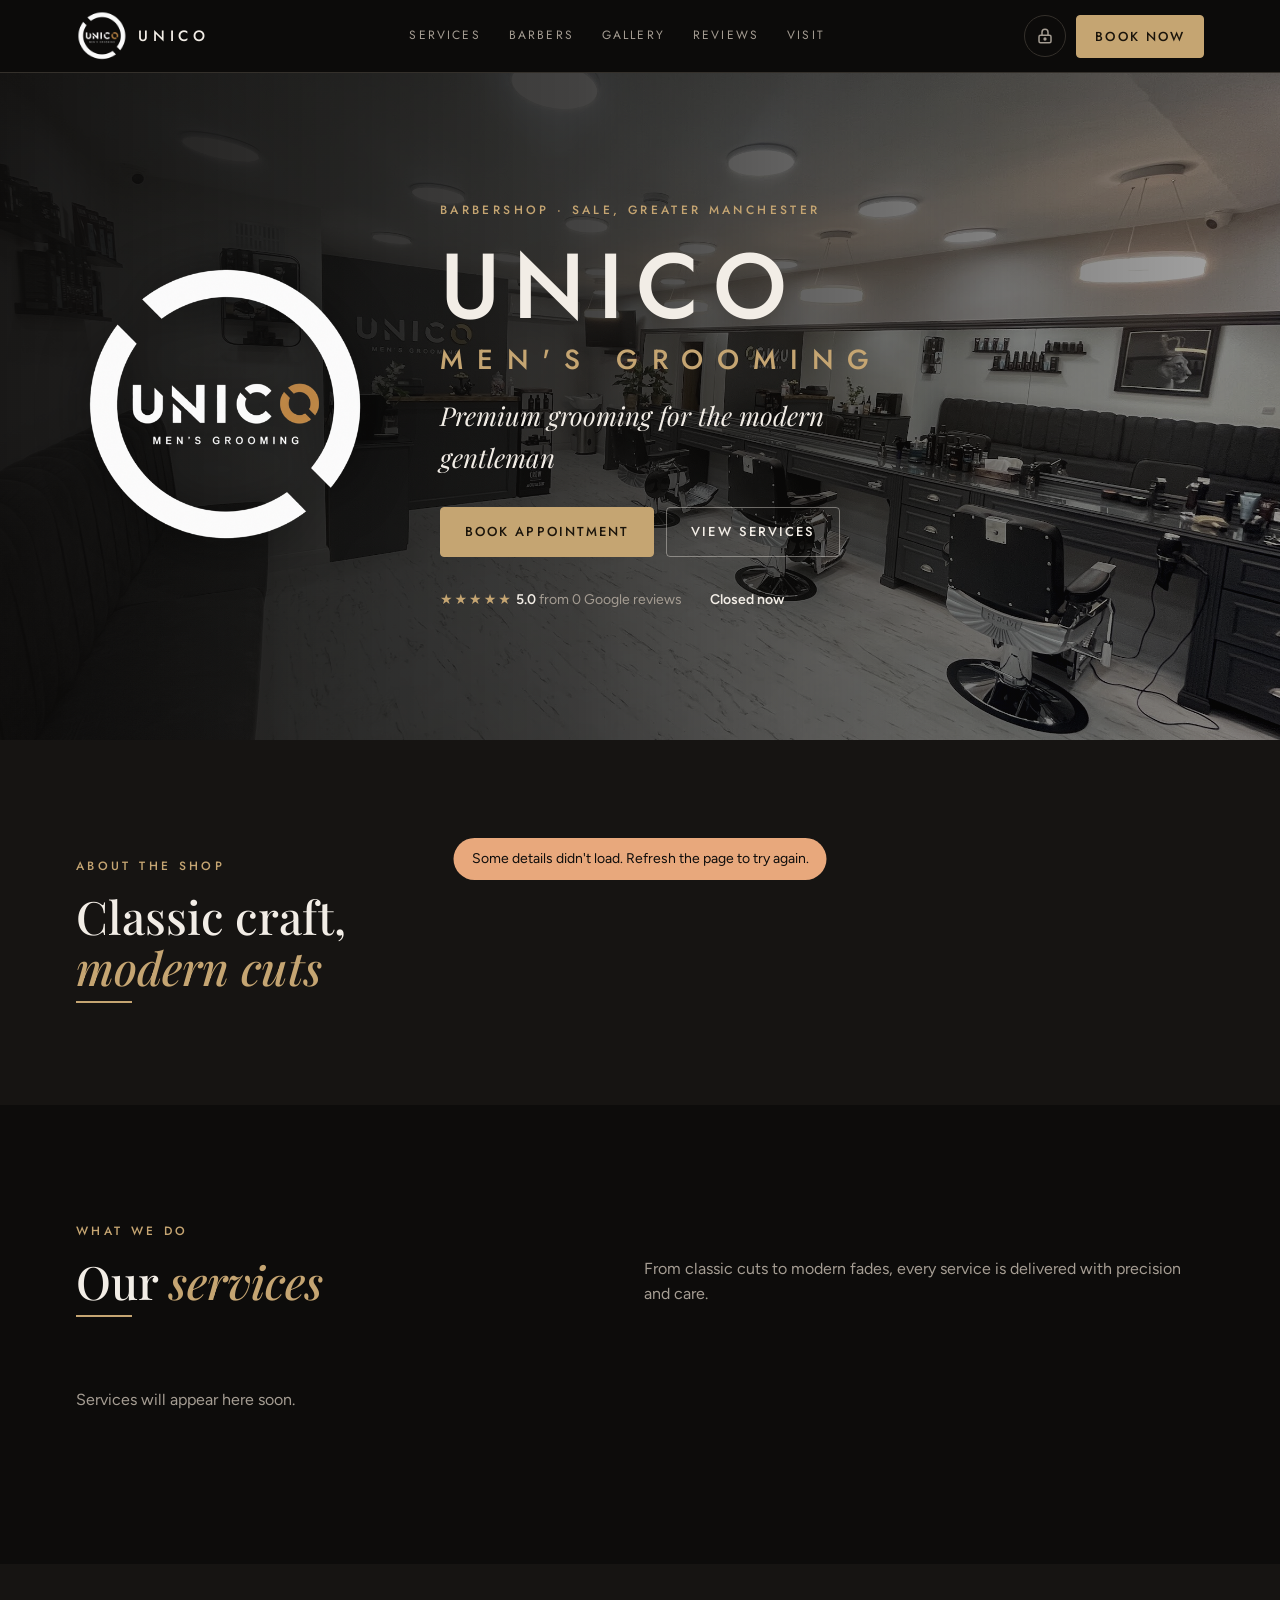
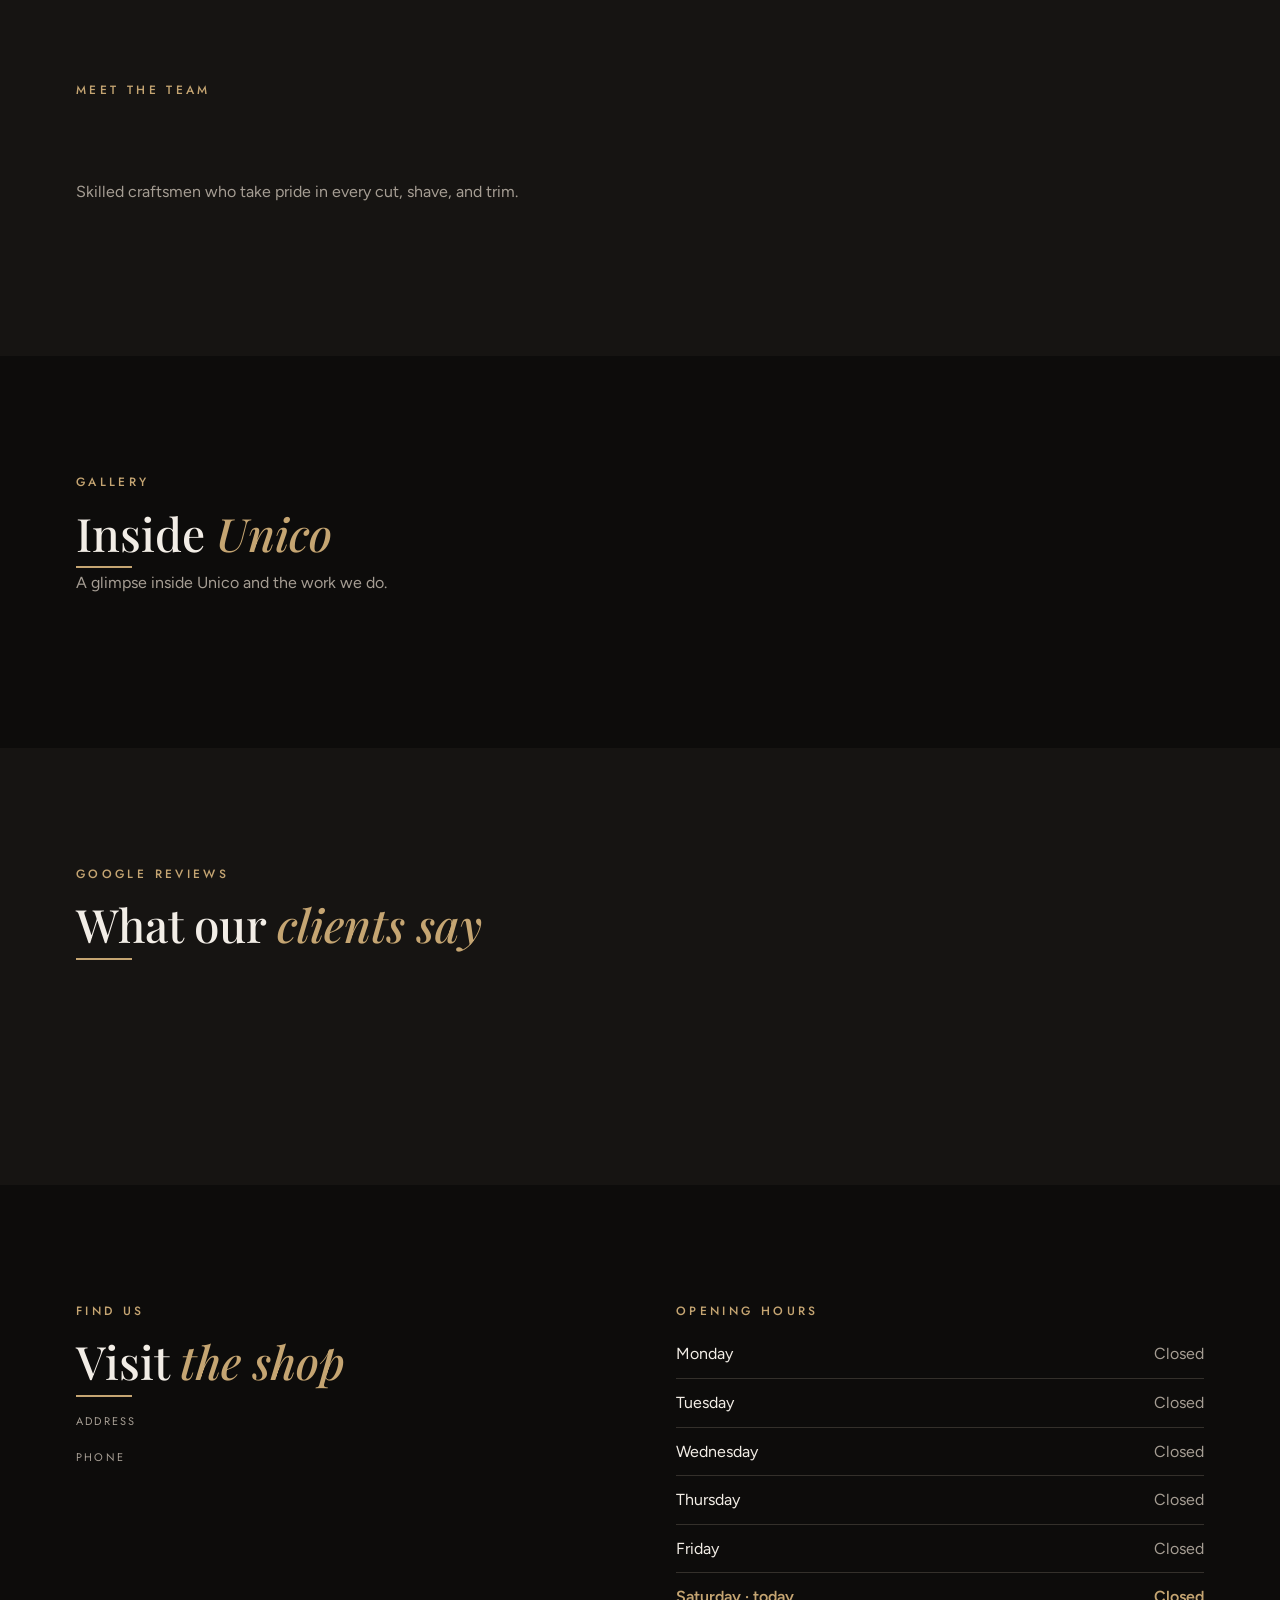
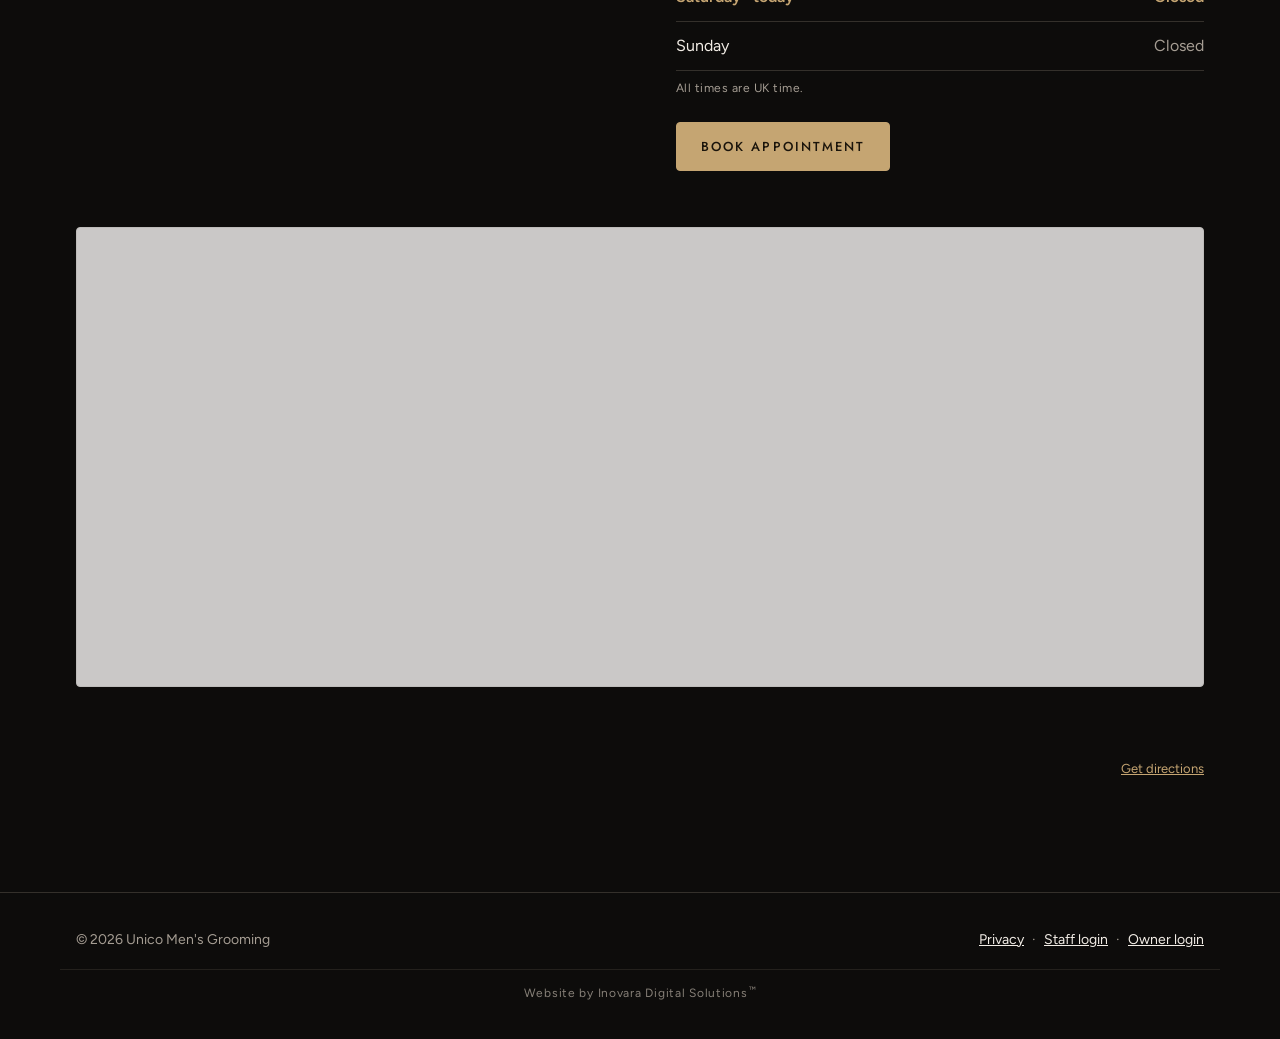
<file: index.html>
<!doctype html>
<html lang="en-GB">
<head>
<meta charset="utf-8">
<meta name="viewport" content="width=device-width, initial-scale=1, viewport-fit=cover">
<title>Unico Men's Grooming | Barbershop in Sale</title>
<meta name="description" content="Unico Men's Grooming, Sale's premier barbershop. Precision cuts, traditional wet shaves and expert beard care. Book online.">
<link rel="icon" type="image/png" href="img/favicon.png">
<link rel="preconnect" href="https://fonts.googleapis.com">
<link rel="preconnect" href="https://fonts.gstatic.com" crossorigin>
<link rel="stylesheet" href="https://fonts.googleapis.com/css2?family=Jost:wght@400;500;600&family=Playfair+Display:ital,wght@0,500;0,600;1,500&family=Figtree:wght@400;500;600&display=swap">
<link rel="stylesheet" href="css/style.css">
<link rel="stylesheet" href="css/animations.css">
</head>
<body>
<header class="top">
  <div class="wrap">
    <a class="brand" href="#home" aria-label="Home"><img src="img/logo.png" alt=""><span>UNICO</span></a>
    <nav class="links" aria-label="Sections">
      <a href="#services">Services</a><a href="#team">Barbers</a><a href="#gallery">Gallery</a><a href="#reviews">Reviews</a><a href="#visit">Visit</a>
    </nav>
    <div class="head-actions">
      <a class="lock" href="admin.html" title="Owner and staff login" aria-label="Owner and staff login">
        <svg viewBox="0 0 24 24" width="18" height="18" fill="none" stroke="currentColor" stroke-width="2" stroke-linecap="round" stroke-linejoin="round" aria-hidden="true"><rect x="4" y="11" width="16" height="10" rx="2"/><path d="M8 11V7a4 4 0 0 1 8 0v4"/><circle cx="12" cy="16" r="1.2" fill="currentColor"/></svg>
      </a>
      <button class="btn" data-book>Book now</button>
    </div>
  </div>
</header>

<main id="home">
  <section class="hero">
    <img class="bg" id="heroImg" alt="Inside the shop">
    <div class="wrap">
      <img class="hero-logo" src="img/logo.png" alt="Unico Men's Grooming logo">
      <div class="hero-text">
        <span class="eyebrow" id="heroEyebrow">Barbershop · Sale, Greater Manchester</span>
        <h1 id="heroName">Unico<small>Men's Grooming</small></h1>
        <p class="tag" id="tagline">Premium grooming for the modern gentleman</p>
        <div class="cta">
          <button class="btn" data-book>Book appointment</button>
          <a class="btn ghost" href="#services">View services</a>
        </div>
        <div class="facts">
          <span id="rating"></span>
          <span id="openNow"></span>
        </div>
      </div>
    </div>
  </section>

  <section class="about">
    <div class="wrap">
      <div>
        <span class="eyebrow">About the shop</span>
        <h2 class="h2" style="margin-top:14px">Classic craft, <em>modern cuts</em></h2>
      </div>
      <p class="body" id="about"></p>
    </div>
  </section>

  <section id="services">
    <div class="wrap">
      <div class="svc-head">
        <div>
          <span class="eyebrow">What we do</span>
          <h2 class="h2" style="margin-top:14px">Our <em>services</em></h2>
        </div>
        <p class="lede">From classic cuts to modern fades, every service is delivered with precision and care.</p>
      </div>
      <div class="board" id="board"><p class="loading-veil">Loading services…</p></div>
    </div>
  </section>

  <section class="team" id="team">
    <div class="wrap">
      <span class="eyebrow">Meet the team</span>
      <h2 class="h2" style="margin-top:14px">Our <em>barbers</em></h2>
      <p class="lede" style="margin-top:12px">Skilled craftsmen who take pride in every cut, shave, and trim.</p>
      <div class="team-grid" id="teamGrid"></div>
    </div>
  </section>

  <section id="gallery">
    <div class="wrap">
      <span class="eyebrow">Gallery</span>
      <h2 class="h2" style="margin-top:14px">Inside <em>Unico</em></h2>
      <p class="lede" style="margin-top:12px">A glimpse inside Unico and the work we do.</p>
      <div class="gal" id="gal"></div>
    </div>
  </section>

  <section class="reviews" id="reviews">
    <div class="wrap">
      <span class="eyebrow">Google reviews</span>
      <h2 class="h2" style="margin-top:14px">What our <em>clients say</em></h2>
      <div class="rev-grid" id="revs"></div>
      <div id="revLink" style="margin-top:32px"></div>
    </div>
  </section>

  <section class="visit" id="visit">
    <div class="wrap">
      <div>
        <span class="eyebrow">Find us</span>
        <h2 class="h2" style="margin-top:14px">Visit <em>the shop</em></h2>
        <div class="contact">
          <div><div class="k">Address</div><div class="v" id="addr"></div></div>
          <div><div class="k">Phone</div><a class="v" id="phone" href="#"></a></div>
          <div id="socials"></div>
        </div>
      </div>
      <div>
        <span class="eyebrow">Opening hours</span>
        <table class="hours" id="hours"></table>
        <p class="tz" style="margin-top:8px">All times are UK time.</p>
        <div style="margin-top:24px"><button class="btn" data-book>Book appointment</button></div>
      </div>
    </div>
    <div class="wrap map-wrap">
      <iframe class="map-frame" id="map" title="Map showing the shop's location" loading="lazy" referrerpolicy="no-referrer-when-downgrade"></iframe>
      <div class="map-bar">
        <span id="mapCaption"></span>
        <a class="link" id="directions" target="_blank" rel="noopener">Get directions</a>
      </div>
    </div>
  </section>
</main>

<footer>
  <div class="wrap">
    <span>© <span id="yr"></span> <span id="footName">Unico Men's Grooming</span></span>
    <span class="made"><a href="privacy.html">Privacy</a> · <a href="staff.html">Staff login</a> · <a href="admin.html">Owner login</a></span>
  </div>
  <div class="wrap credit-wrap">
    <p class="credit">Website by Inovara Digital Solutions<sup>™</sup></p>
  </div>
</footer>

<div class="sheet" id="sheet" hidden role="dialog" aria-modal="true" aria-labelledby="sheetTitle">
  <div class="panel">
    <div class="hd"><h2 id="sheetTitle">Book your appointment</h2><button class="x" id="closeSheet" aria-label="Close">✕</button></div>
    <div class="steps" id="steps" aria-hidden="true"></div>
    <div class="body-s" id="sbody"></div>
    <div class="ft" id="sfoot"></div>
  </div>
</div>
<div class="lightbox" id="lb" hidden><figure style="margin:0"><img id="lbImg" alt=""><p id="lbCap"></p></figure><button class="x" id="lbClose" aria-label="Close photo">✕</button></div>

<script type="module" src="js/site.js"></script>
<script defer src="js/animate.js"></script>
</body>
</html>
</file>
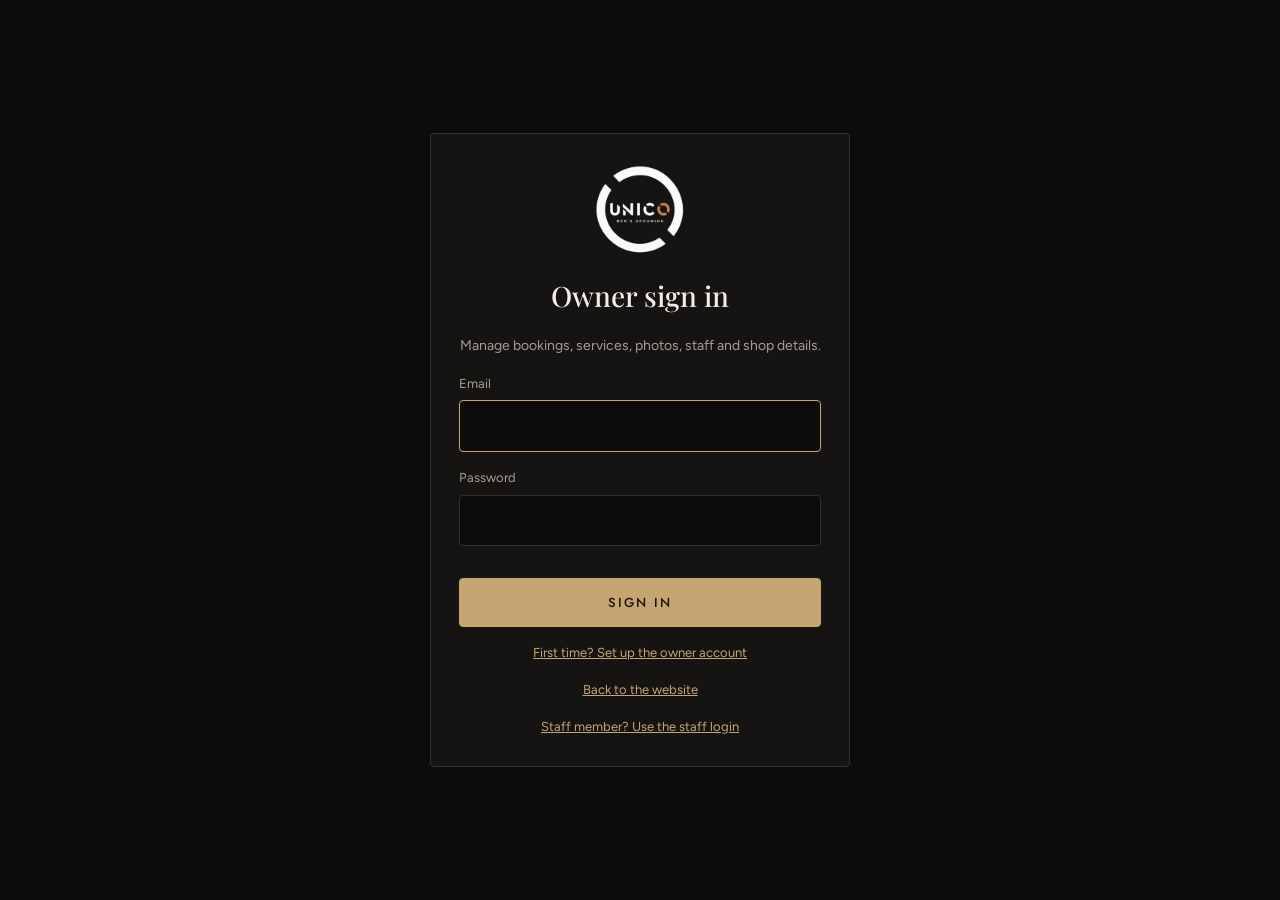
<file: admin.html>
<!doctype html>
<html lang="en-GB">
<head>
<meta charset="utf-8">
<meta name="viewport" content="width=device-width, initial-scale=1">
<meta name="robots" content="noindex">
<title>Owner admin | Unico Men's Grooming</title>
<link rel="icon" type="image/png" href="img/favicon.png">
<link rel="preconnect" href="https://fonts.googleapis.com">
<link rel="preconnect" href="https://fonts.gstatic.com" crossorigin>
<link rel="stylesheet" href="https://fonts.googleapis.com/css2?family=Jost:wght@400;500;600&family=Playfair+Display:ital,wght@0,500;0,600;1,500&family=Figtree:wght@400;500;600&display=swap">
<link rel="stylesheet" href="css/style.css">
</head>
<body data-mode="owner">
<div id="app"><p class="loading-veil" style="text-align:center">Loading…</p></div>
<script type="module" src="js/admin.js"></script>
</body>
</html>
</file>
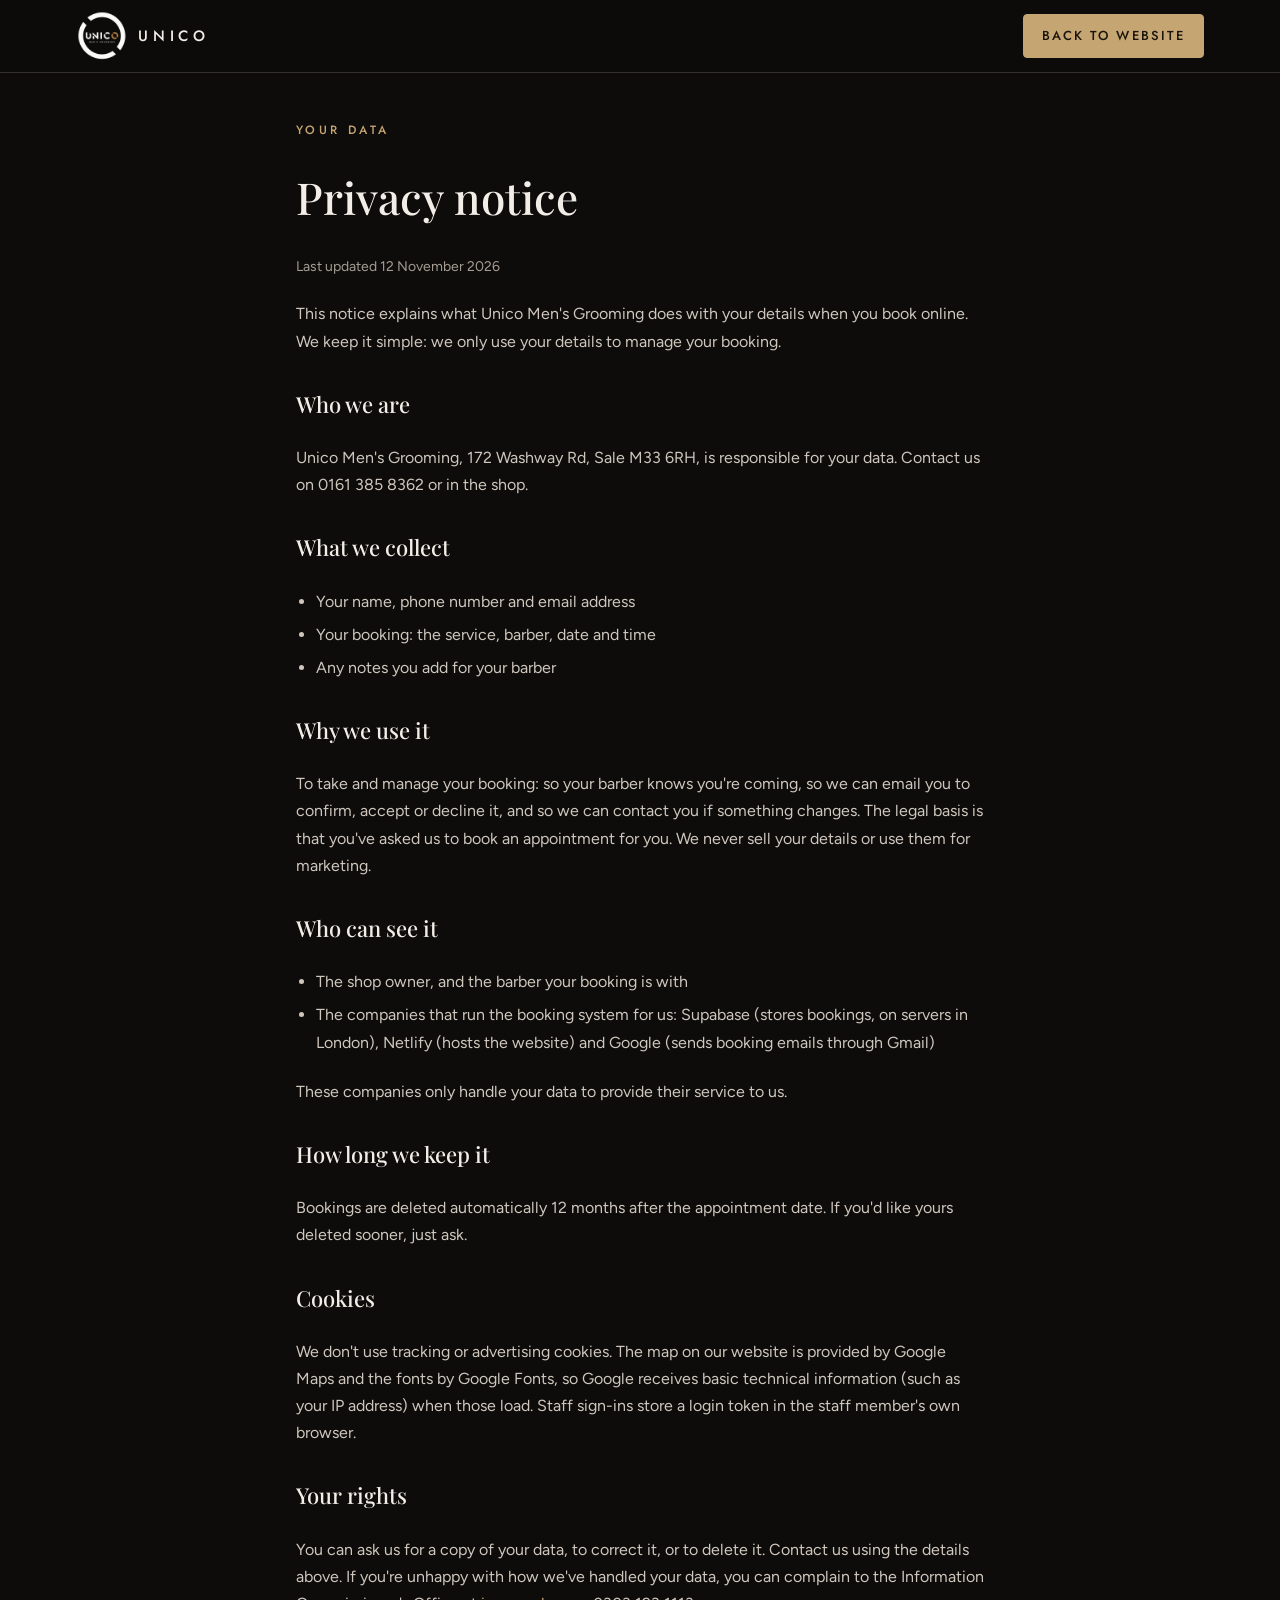
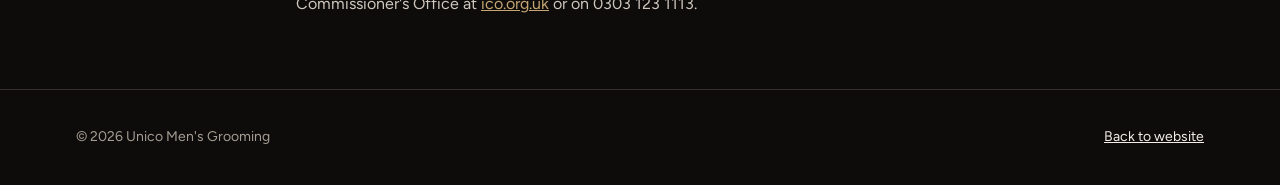
<file: privacy.html>
<!doctype html>
<html lang="en-GB">
<head>
<meta charset="utf-8">
<meta name="viewport" content="width=device-width, initial-scale=1, viewport-fit=cover">
<title>Privacy notice | Unico Men's Grooming</title>
<meta name="description" content="How Unico Men's Grooming uses your details when you book online.">
<link rel="icon" type="image/png" href="img/favicon.png">
<link rel="preconnect" href="https://fonts.googleapis.com">
<link rel="preconnect" href="https://fonts.gstatic.com" crossorigin>
<link rel="stylesheet" href="https://fonts.googleapis.com/css2?family=Jost:wght@400;500;600&family=Playfair+Display:ital,wght@0,500;0,600;1,500&family=Figtree:wght@400;500;600&display=swap">
<link rel="stylesheet" href="css/style.css">
<style>
  .doc{max-width:720px;margin:0 auto;padding-block:48px 72px;display:grid;gap:22px}
  .doc h1{font-family:var(--f-serif);font-size:clamp(32px,5vw,44px)}
  .doc h2{font-family:var(--f-serif);font-size:22px;margin-top:10px}
  .doc p,.doc li{color:#cfc7bd;line-height:1.7}
  .doc ul{margin:0;padding-left:20px;display:grid;gap:6px}
  .doc .updated{color:var(--muted);font-size:14px}
  .doc a{color:var(--brass)}
</style>
</head>
<body>
<header class="top">
  <div class="wrap">
    <a class="brand" href="index.html" aria-label="Home"><img src="img/logo.png" alt=""><span>UNICO</span></a>
    <a class="btn" href="index.html">Back to website</a>
  </div>
</header>

<main class="wrap doc">
  <span class="eyebrow">Your data</span>
  <h1>Privacy notice</h1>
  <p class="updated">Last updated 12 November 2026</p>

  <p>This notice explains what <span data-shop="name">Unico Men's Grooming</span> does with your details when you book online. We keep it simple: we only use your details to manage your booking.</p>

  <h2>Who we are</h2>
  <p><span data-shop="name">Unico Men's Grooming</span>, <span data-shop="address">172 Washway Rd, Sale M33 6RH</span>, is responsible for your data. Contact us on <span data-shop="phone">0161 385 8362</span> or in the shop.</p>

  <h2>What we collect</h2>
  <ul>
    <li>Your name, phone number and email address</li>
    <li>Your booking: the service, barber, date and time</li>
    <li>Any notes you add for your barber</li>
  </ul>

  <h2>Why we use it</h2>
  <p>To take and manage your booking: so your barber knows you're coming, so we can email you to confirm, accept or decline it, and so we can contact you if something changes. The legal basis is that you've asked us to book an appointment for you. We never sell your details or use them for marketing.</p>

  <h2>Who can see it</h2>
  <ul>
    <li>The shop owner, and the barber your booking is with</li>
    <li>The companies that run the booking system for us: Supabase (stores bookings, on servers in London), Netlify (hosts the website) and Google (sends booking emails through Gmail)</li>
  </ul>
  <p>These companies only handle your data to provide their service to us.</p>

  <h2>How long we keep it</h2>
  <p>Bookings are deleted automatically 12 months after the appointment date. If you'd like yours deleted sooner, just ask.</p>

  <h2>Cookies</h2>
  <p>We don't use tracking or advertising cookies. The map on our website is provided by Google Maps and the fonts by Google Fonts, so Google receives basic technical information (such as your IP address) when those load. Staff sign-ins store a login token in the staff member's own browser.</p>

  <h2>Your rights</h2>
  <p>You can ask us for a copy of your data, to correct it, or to delete it. Contact us using the details above. If you're unhappy with how we've handled your data, you can complain to the Information Commissioner's Office at <a href="https://ico.org.uk/make-a-complaint/" target="_blank" rel="noopener">ico.org.uk</a> or on 0303 123 1113.</p>
</main>

<footer>
  <div class="wrap">
    <span>© <span id="yr"></span> <span data-shop="name">Unico Men's Grooming</span></span>
    <span class="made"><a href="index.html">Back to website</a></span>
  </div>
</footer>

<script type="module">
  // Fill in the shop's current contact details from the database.
  import { loadPublic } from "./js/lib.js";
  document.getElementById("yr").textContent = new Date().getFullYear();
  const { settings: s } = await loadPublic();
  document.querySelectorAll("[data-shop]").forEach(el => {
    const v = s?.[el.dataset.shop];
    if (!v) return;
    el.textContent = v;
  });
</script>
</body>
</html>
</file>
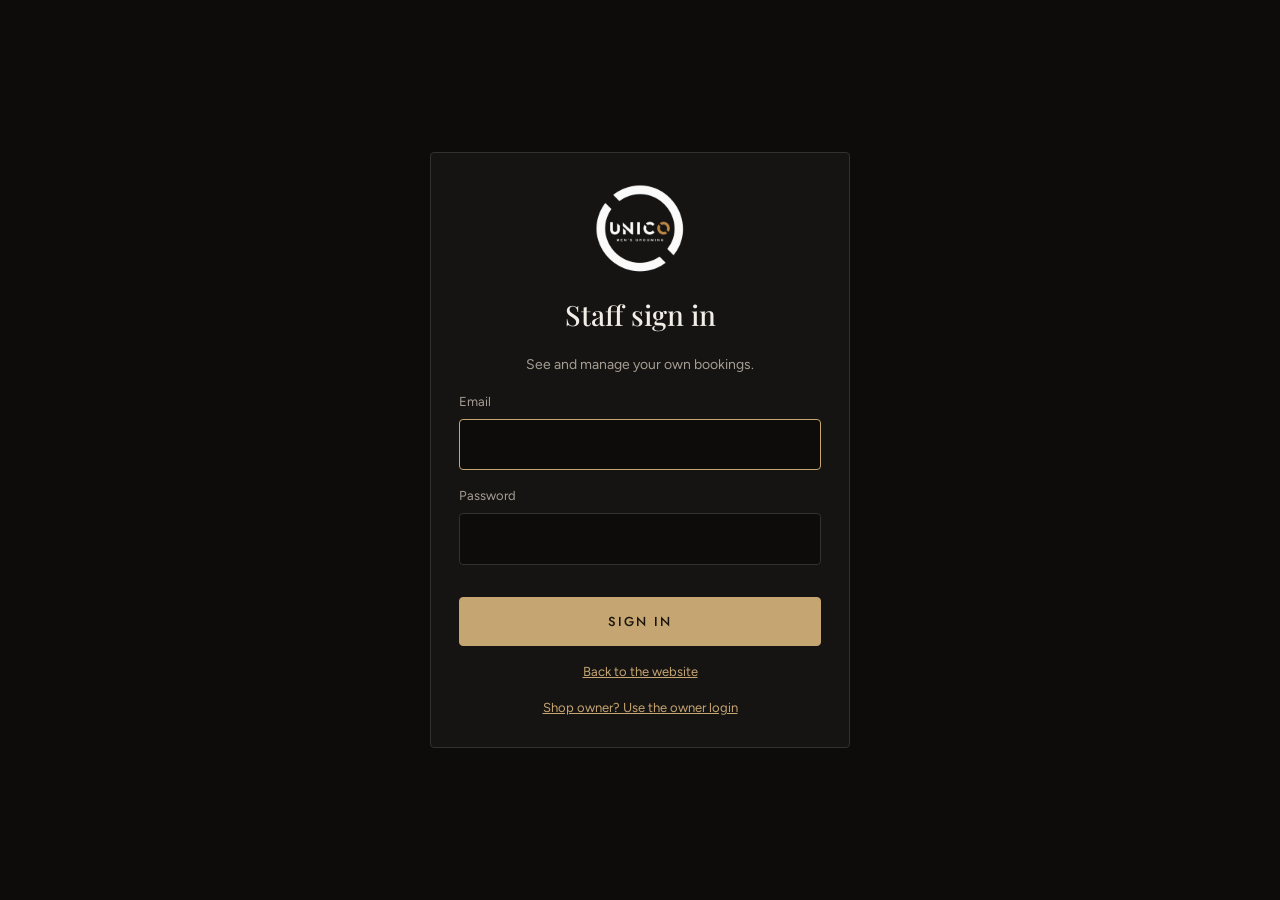
<file: staff.html>
<!doctype html>
<html lang="en-GB">
<head>
<meta charset="utf-8">
<meta name="viewport" content="width=device-width, initial-scale=1">
<meta name="robots" content="noindex">
<title>Staff area | Unico Men's Grooming</title>
<link rel="icon" type="image/png" href="img/favicon.png">
<link rel="preconnect" href="https://fonts.googleapis.com">
<link rel="preconnect" href="https://fonts.gstatic.com" crossorigin>
<link rel="stylesheet" href="https://fonts.googleapis.com/css2?family=Jost:wght@400;500;600&family=Playfair+Display:ital,wght@0,500;0,600;1,500&family=Figtree:wght@400;500;600&display=swap">
<link rel="stylesheet" href="css/style.css">
</head>
<body data-mode="staff">
<div id="app"><p class="loading-veil" style="text-align:center">Loading…</p></div>
<script type="module" src="js/admin.js"></script>
</body>
</html>
</file>
<file: css/style.css>
/* Layout: one dark shopfront, full-bleed bands; the price list reads like the board on the wall. Single dark look by choice (brand is charcoal + brass). */
:root{
  --ink:#0d0c0b; --ink-2:#161412; --ink-3:#221f1c; --line:#34302b;
  --paper:#f2ede6; --muted:#a59d93; --brass:#c5a572; --brass-2:#dbbd7e; --brass-ink:#1a140b;
  --ok:#7fc79a; --warn:#e8a87c;
  --f-display:"Jost","Futura","Century Gothic",system-ui,sans-serif;
  --f-serif:"Playfair Display",Georgia,"Times New Roman",serif;
  --f-body:"Figtree",system-ui,-apple-system,"Segoe UI",sans-serif;
  --r:4px;
  color-scheme:dark;
}
*{box-sizing:border-box}
[hidden]{display:none!important}
html{scroll-behavior:smooth;scroll-padding-top:84px}
@media (prefers-reduced-motion:reduce){html{scroll-behavior:auto}*{transition:none!important;animation:none!important}}
body{margin:0;background:var(--ink);color:var(--paper);font-family:var(--f-body);font-size:16px;line-height:1.6}
body::before{content:"";position:fixed;inset:0 0 auto;height:env(safe-area-inset-top,0px);z-index:60;background:var(--ink)}
a{color:inherit}
img{max-width:100%;display:block}
h1,h2,h3{text-wrap:balance;margin:0;font-weight:500}
p{margin:0}
.wrap{max-width:1160px;margin:0 auto;padding-left:max(16px,env(safe-area-inset-left,0px));padding-right:max(16px,env(safe-area-inset-right,0px))}
.eyebrow{font-family:var(--f-display);text-transform:uppercase;letter-spacing:.28em;font-size:12px;color:var(--brass);font-weight:500}
.h2{font-family:var(--f-serif);font-size:clamp(30px,4.4vw,46px);line-height:1.1}
.h2 em{font-style:italic;color:var(--brass)}
.lede{color:var(--muted);max-width:56ch}
.btn{display:inline-flex;align-items:center;justify-content:center;gap:8px;font-family:var(--f-display);text-transform:uppercase;letter-spacing:.16em;font-size:13px;font-weight:500;padding:14px 24px;border-radius:var(--r);border:1px solid var(--brass);background:var(--brass);color:var(--brass-ink);cursor:pointer;text-decoration:none;transition:background .2s,color .2s}
.btn:hover{background:var(--brass-2)}
.btn.ghost{background:transparent;color:var(--paper);border-color:color-mix(in srgb,var(--paper) 40%,transparent)}
.btn.ghost:hover{border-color:var(--brass);color:var(--brass)}
.btn:disabled{opacity:.4;cursor:not-allowed}
:focus-visible{outline:2px solid var(--brass);outline-offset:3px}
section{padding-block:clamp(64px,9vw,112px)}

/* header */
header.top{position:sticky;top:env(safe-area-inset-top,0px);z-index:50;background:color-mix(in srgb,var(--ink) 88%,transparent);backdrop-filter:blur(10px);border-bottom:1px solid var(--line)}
header.top .wrap{display:flex;align-items:center;justify-content:space-between;gap:16px;padding-block:10px}
.brand{display:flex;align-items:center;gap:10px;text-decoration:none}
.brand img{width:52px;height:52px}
.brand span{font-family:var(--f-display);letter-spacing:.32em;font-size:15px;font-weight:500}
nav.links{display:flex;gap:28px;font-family:var(--f-display);text-transform:uppercase;letter-spacing:.18em;font-size:12px}
nav.links a{text-decoration:none;color:var(--muted)}
nav.links a:hover{color:var(--paper)}
@media (max-width:860px){nav.links{display:none}.brand span{display:none}}
header.top .btn{padding:11px 18px}

/* hero */
.hero{position:relative;padding:0;overflow:hidden}
.hero img.bg{position:absolute;inset:0;width:100%;height:100%;object-fit:cover;filter:grayscale(.35) contrast(1.05)}
.hero::after{content:"";position:absolute;inset:0;background:linear-gradient(90deg,rgba(13,12,11,.94) 0%,rgba(13,12,11,.78) 45%,rgba(13,12,11,.35) 100%)}
.hero .wrap{position:relative;z-index:1;padding-block:clamp(64px,10vw,130px);display:grid;grid-template-columns:auto minmax(0,1fr);align-items:center;gap:clamp(24px,5vw,64px)}
.hero-logo{width:clamp(160px,24vw,300px);height:auto;filter:drop-shadow(0 6px 24px rgba(0,0,0,.5))}
.hero-text{display:grid;gap:22px;min-width:0}
@media (max-width:720px){.hero .wrap{grid-template-columns:1fr;gap:20px}.hero-logo{width:132px}}
.hero h1{font-family:var(--f-display);font-weight:500;text-transform:uppercase;letter-spacing:.14em;font-size:clamp(40px,8vw,92px);line-height:.98}
.hero h1 small{display:block;font-size:.3em;letter-spacing:.5em;color:var(--brass);margin-top:14px}
.hero .tag{font-family:var(--f-serif);font-style:italic;font-size:clamp(20px,2.4vw,26px);color:var(--paper);max-width:30ch}
.hero .cta{display:flex;flex-wrap:wrap;gap:12px;margin-top:6px}
.facts{display:flex;flex-wrap:wrap;gap:10px 28px;color:var(--muted);font-size:14px;margin-top:10px}
.facts b{color:var(--paper);font-weight:600}
.stars{color:var(--brass);letter-spacing:2px}

/* about */
.about{background:var(--ink-2)}
.about .wrap{display:grid;grid-template-columns:1fr 1.2fr;gap:clamp(28px,6vw,80px);align-items:center}
.about p.body{color:#cfc7bd;font-size:18px;max-width:60ch}
@media (max-width:820px){.about .wrap{grid-template-columns:1fr}}

/* services: price board */
.svc-head{display:flex;flex-wrap:wrap;justify-content:space-between;align-items:end;gap:20px;margin-bottom:40px}
.board{display:grid;grid-template-columns:repeat(2,minmax(0,1fr));gap:48px 64px}
@media (max-width:820px){.board{grid-template-columns:1fr}}
.cat h3{font-family:var(--f-display);text-transform:uppercase;letter-spacing:.24em;font-size:14px;color:var(--brass);padding-bottom:12px;border-bottom:1px solid var(--line);margin-bottom:6px}
.row{display:grid;grid-template-columns:minmax(0,auto) 1fr auto;align-items:baseline;gap:10px;padding:12px 0;border-bottom:1px dashed color-mix(in srgb,var(--line) 70%,transparent)}
.row .nm{font-weight:600;font-size:17px}
.row .lead{border-bottom:1px dotted var(--line);transform:translateY(-4px);min-width:16px}
.row .pr{font-family:var(--f-display);font-size:19px;font-variant-numeric:tabular-nums;color:var(--brass)}
.row .ds{grid-column:1/-1;color:var(--muted);font-size:14px;display:flex;justify-content:space-between;gap:12px}
.row .ds span:last-child{white-space:nowrap;font-variant-numeric:tabular-nums}
.row button{all:unset;cursor:pointer;color:var(--paper);font-family:var(--f-display);font-size:11px;letter-spacing:.18em;text-transform:uppercase;border-bottom:1px solid var(--brass)}
.row button:focus-visible{outline:2px solid var(--brass);outline-offset:3px}

/* team */
.team{background:var(--ink-2)}
.team-grid{display:grid;grid-template-columns:repeat(2,minmax(0,1fr));gap:28px;margin-top:40px}
@media (max-width:720px){.team-grid{grid-template-columns:1fr}}
.barber{background:var(--ink);border:1px solid var(--line);border-radius:var(--r);overflow:hidden;display:flex;flex-direction:column}
.barber img{aspect-ratio:3/2;object-fit:cover;width:100%;filter:grayscale(.2)}
.barber .in{padding:22px 24px 26px;display:grid;gap:8px}
.barber h3{font-family:var(--f-serif);font-size:28px}
.barber .role{font-family:var(--f-display);text-transform:uppercase;letter-spacing:.2em;font-size:12px;color:var(--brass)}
.barber p{color:var(--muted)}
.barber .btn{justify-self:start;margin-top:8px}

/* gallery */
.gal{display:grid;grid-template-columns:repeat(6,minmax(0,1fr));gap:10px;margin-top:40px}
.gal figure{margin:0;position:relative;overflow:hidden;border-radius:var(--r);cursor:zoom-in;background:var(--ink-3)}
.gal figure img{width:100%;height:100%;object-fit:cover;aspect-ratio:4/3;transition:transform .5s}
.gal figure:hover img{transform:scale(1.04)}
.gal figcaption{position:absolute;left:0;right:0;bottom:0;padding:22px 14px 10px;font-size:13px;background:linear-gradient(transparent,rgba(13,12,11,.85))}
.gal figure:nth-child(1),.gal figure:nth-child(2){grid-column:span 3}
.gal figure:nth-child(n+3){grid-column:span 2}
@media (max-width:640px){.gal{grid-template-columns:1fr 1fr}.gal figure:nth-child(n){grid-column:span 1}.gal figure:nth-child(1){grid-column:span 2}}
.lightbox{position:fixed;inset:0;z-index:80;background:rgba(5,5,4,.94);display:grid;place-items:center;padding:max(24px,env(safe-area-inset-top,0px)) 16px}
.lightbox img{max-height:82vh;width:auto;border-radius:var(--r)}
.lightbox p{color:var(--muted);text-align:center;margin-top:12px}
.lightbox button{position:absolute;top:calc(14px + env(safe-area-inset-top,0px));right:calc(14px + env(safe-area-inset-right,0px))}

/* reviews */
.reviews{background:var(--ink-2)}
.rev-grid{display:grid;grid-template-columns:repeat(3,minmax(0,1fr));gap:20px;margin-top:40px}
@media (max-width:900px){.rev-grid{grid-template-columns:repeat(2,minmax(0,1fr))}}
@media (max-width:600px){.rev-grid{grid-template-columns:1fr}}
.rev{border-top:1px solid var(--brass);padding-top:18px;display:grid;gap:12px;align-content:start}
.rev q{font-family:var(--f-serif);font-size:19px;line-height:1.45;quotes:"\201C" "\201D"}
.rev .who{font-family:var(--f-display);letter-spacing:.18em;text-transform:uppercase;font-size:12px;color:var(--muted)}

/* visit */
.visit .wrap{display:grid;grid-template-columns:1fr 1fr;gap:clamp(28px,6vw,72px)}
@media (max-width:820px){.visit .wrap{grid-template-columns:1fr}}
.hours{width:100%;border-collapse:collapse;font-variant-numeric:tabular-nums;margin-top:8px}
.hours td{padding:11px 0;border-bottom:1px solid var(--line)}
.hours td:last-child{text-align:right;color:var(--muted)}
.hours tr.today td{color:var(--brass);font-weight:600}
.contact{display:grid;gap:18px;margin-top:26px}
.contact .k{font-family:var(--f-display);text-transform:uppercase;letter-spacing:.2em;font-size:11px;color:var(--muted)}
.contact .v{font-size:19px;user-select:all}
.mini{all:unset;cursor:pointer;font-size:12px;color:var(--brass);margin-left:10px;font-family:var(--f-display);letter-spacing:.14em;text-transform:uppercase}

footer{border-top:1px solid var(--line);padding-block:36px;color:var(--muted);font-size:14px}
footer .wrap{display:flex;flex-wrap:wrap;gap:16px;justify-content:space-between;align-items:center}
footer a{color:var(--paper)}
.made{display:inline-flex;align-items:center;gap:8px}
.made svg{width:16px;height:16px;color:var(--brass)}
footer .credit-wrap{margin-top:18px;padding-top:14px;border-top:1px solid color-mix(in srgb,var(--line) 60%,transparent);justify-content:center}
.credit{margin:0;text-align:center;font-size:12px;letter-spacing:.06em;color:var(--muted);opacity:.8}
.credit sup{font-size:.65em;margin-left:1px}

/* booking sheet */
.sheet{position:fixed;inset:0;z-index:70;display:grid;grid-template-rows:minmax(0,1fr);grid-template-columns:minmax(0,1fr);justify-items:end;background:rgba(5,5,4,.6)}
.sheet .panel{width:min(560px,100%);height:100%;background:var(--ink-2);border-left:1px solid var(--line);display:flex;flex-direction:column;padding-top:env(safe-area-inset-top,0px);padding-bottom:env(safe-area-inset-bottom,0px)}
.panel .hd{display:flex;justify-content:space-between;align-items:center;gap:12px;padding:18px max(20px,env(safe-area-inset-right,0px)) 14px 22px;border-bottom:1px solid var(--line)}
.panel .hd h2{font-family:var(--f-serif);font-size:24px}
.x{all:unset;cursor:pointer;width:38px;height:38px;display:grid;place-items:center;border:1px solid var(--line);border-radius:50%;color:var(--paper);font-size:18px}
.x:focus-visible{outline:2px solid var(--brass)}
.steps{display:flex;gap:6px;padding:14px 22px 0}
.steps i{flex:1;height:3px;background:var(--line);border-radius:2px}
.steps i.on{background:var(--brass)}
.body-s{flex:1;min-height:0;overflow-y:auto;padding:18px max(22px,env(safe-area-inset-right,0px)) 24px 22px;display:flex;flex-direction:column;gap:18px}
.body-s>*{flex-shrink:0;min-width:0}
.body-s .q{color:var(--muted);font-size:14px}
.ft{border-top:1px solid var(--line);padding:14px max(22px,env(safe-area-inset-right,0px)) 16px 22px;display:flex;justify-content:space-between;align-items:center;gap:12px}
.ft .sum{font-size:14px;color:var(--muted)}
.ft .sum b{color:var(--paper);font-family:var(--f-display);font-size:18px;font-variant-numeric:tabular-nums}
.ft .btns{display:flex;gap:8px}
.ft .btn{padding:12px 18px}
.choice{display:grid;gap:8px}
.opt{all:unset;box-sizing:border-box;cursor:pointer;display:grid;grid-template-columns:22px minmax(0,1fr) auto;gap:12px;align-items:center;padding:12px 14px;border:1px solid var(--line);border-radius:var(--r);background:var(--ink)}
.opt:hover{border-color:color-mix(in srgb,var(--brass) 60%,var(--line))}
.opt:focus-visible{outline:2px solid var(--brass)}
.opt[aria-pressed="true"]{border-color:var(--brass);background:color-mix(in srgb,var(--brass) 10%,var(--ink))}
.opt .ck{width:20px;height:20px;border:1px solid var(--muted);border-radius:3px;display:grid;place-items:center;font-size:13px;color:var(--brass-ink)}
.opt[aria-pressed="true"] .ck{background:var(--brass);border-color:var(--brass)}
.opt .t{font-weight:600}
.opt .s{color:var(--muted);font-size:13px}
.opt .p{font-family:var(--f-display);color:var(--brass);font-variant-numeric:tabular-nums}
.grp{font-family:var(--f-display);text-transform:uppercase;letter-spacing:.22em;font-size:11px;color:var(--brass);margin-top:6px}
.bopt{grid-template-columns:52px minmax(0,1fr) auto}
.bopt img,.bopt .av{width:52px;height:52px;border-radius:50%;object-fit:cover}
.bopt .av{display:grid;place-items:center;background:var(--ink-3);font-family:var(--f-display);color:var(--brass)}
.days{display:grid;grid-auto-flow:column;grid-auto-columns:66px;gap:8px;overflow-x:auto;padding-bottom:6px;scrollbar-width:thin}
.day{all:unset;box-sizing:border-box;cursor:pointer;text-align:center;padding:10px 0;border:1px solid var(--line);border-radius:var(--r);background:var(--ink);display:grid;gap:2px}
.day b{font-family:var(--f-display);font-size:22px;font-weight:500;font-variant-numeric:tabular-nums}
.day small{font-size:11px;letter-spacing:.14em;text-transform:uppercase;color:var(--muted)}
.day[aria-pressed="true"]{border-color:var(--brass);background:color-mix(in srgb,var(--brass) 12%,var(--ink))}
.day:disabled{opacity:.3;cursor:not-allowed}
.day:focus-visible{outline:2px solid var(--brass)}
.times{display:grid;grid-template-columns:repeat(auto-fill,minmax(78px,1fr));gap:8px}
.time{all:unset;box-sizing:border-box;cursor:pointer;text-align:center;padding:10px 0;border:1px solid var(--line);border-radius:var(--r);font-variant-numeric:tabular-nums;background:var(--ink)}
.time[aria-pressed="true"]{background:var(--brass);color:var(--brass-ink);border-color:var(--brass);font-weight:600}
.time:focus-visible{outline:2px solid var(--brass)}
.field{display:grid;gap:6px}
.field label{font-size:13px;color:var(--muted)}
.field input,.field textarea{font:inherit;color:var(--paper);background:var(--ink);border:1px solid var(--line);border-radius:var(--r);padding:12px 14px;width:100%}
.field input:focus,.field textarea:focus{outline:none;border-color:var(--brass)}
.err{color:var(--warn);font-size:14px}
.review{display:grid;gap:0;border:1px solid var(--line);border-radius:var(--r)}
.review div{display:flex;justify-content:space-between;gap:16px;padding:12px 14px;border-bottom:1px solid var(--line)}
.review div:last-child{border-bottom:0}
.review span:first-child{color:var(--muted)}
.review span:last-child{text-align:right}
.note{font-size:14px;color:var(--muted);border-left:2px solid var(--brass);padding-left:12px}
.done{text-align:center;display:grid;gap:14px;justify-items:center;padding-top:30px}
.done .seal{width:72px;height:72px;border-radius:50%;border:1px solid var(--brass);display:grid;place-items:center;color:var(--brass);font-size:30px}
.empty{color:var(--muted);font-size:14px;padding:12px 0}

/* owner desk */
.desk{background:var(--ink-2);border-top:1px solid var(--line)}
.desk-bar{display:flex;flex-wrap:wrap;gap:12px;align-items:center;justify-content:space-between;margin-bottom:22px}
.chips{display:flex;flex-wrap:wrap;gap:8px}
.chip{all:unset;cursor:pointer;padding:7px 14px;border:1px solid var(--line);border-radius:999px;font-size:13px}
.chip[aria-pressed="true"]{border-color:var(--brass);color:var(--brass)}
.chip:focus-visible{outline:2px solid var(--brass)}
.tbl-wrap{overflow-x:auto;border:1px solid var(--line);border-radius:var(--r)}
table.bk{width:100%;border-collapse:collapse;min-width:720px;font-size:14px}
table.bk th{text-align:left;font-family:var(--f-display);text-transform:uppercase;letter-spacing:.16em;font-size:11px;color:var(--muted);padding:12px 14px;border-bottom:1px solid var(--line);font-weight:500}
table.bk td{padding:12px 14px;border-bottom:1px solid var(--line);vertical-align:top;font-variant-numeric:tabular-nums}
table.bk tr.daterow td{background:var(--ink-3);font-family:var(--f-display);letter-spacing:.12em;text-transform:uppercase;font-size:12px;color:var(--brass)}
.pill{display:inline-block;padding:2px 10px;border-radius:999px;font-size:12px;border:1px solid var(--line)}
.pill.ok{color:var(--ok);border-color:color-mix(in srgb,var(--ok) 50%,transparent)}
.pill.no{color:var(--warn);border-color:color-mix(in srgb,var(--warn) 50%,transparent)}
.link{all:unset;cursor:pointer;color:var(--brass);font-size:13px;text-decoration:underline}
.link:focus-visible{outline:2px solid var(--brass)}
.mine{display:grid;gap:10px;margin-top:8px}
.mine .it{display:flex;justify-content:space-between;gap:12px;align-items:center;border:1px solid var(--line);border-radius:var(--r);padding:12px 14px;background:var(--ink)}
.toast{position:fixed;left:50%;bottom:calc(20px + env(safe-area-inset-bottom,0px));transform:translateX(-50%);background:var(--paper);color:var(--ink);padding:10px 18px;border-radius:999px;font-size:14px;z-index:90}

/* ---------- map ---------- */
.map-wrap{margin-top:clamp(36px,5vw,56px);display:grid;gap:12px}
.visit .wrap.map-wrap{grid-template-columns:minmax(0,1fr)}
.map-frame{width:100%;height:clamp(320px,46vw,460px);border:1px solid var(--line);border-radius:var(--r);filter:invert(.9) hue-rotate(180deg) saturate(.6) contrast(.95);background:var(--ink-3)}
.map-bar{display:flex;flex-wrap:wrap;justify-content:space-between;gap:8px 20px;color:var(--muted);font-size:14px}
.tz{font-size:12px;color:var(--muted);letter-spacing:.04em}
.loading-veil{color:var(--muted);padding:40px 0}

/* ---------- admin ---------- */
.adm{min-height:100vh;display:grid;grid-template-columns:240px minmax(0,1fr)}
@media (max-width:900px){.adm{grid-template-columns:1fr}}
.side{background:var(--ink-2);border-right:1px solid var(--line);padding:22px 16px;display:flex;flex-direction:column;gap:18px;position:sticky;top:0;height:100vh}
@media (max-width:900px){.side{position:static;height:auto;border-right:0;border-bottom:1px solid var(--line);padding:14px 16px}}
.side .brand img{width:44px;height:44px}
.side nav{display:flex;flex-direction:column;gap:4px}
@media (max-width:900px){.side nav{flex-direction:row;overflow-x:auto;padding-bottom:4px}}
.side nav button{all:unset;cursor:pointer;padding:10px 12px;border-radius:var(--r);color:var(--muted);font-size:14px;white-space:nowrap;display:flex;justify-content:space-between;gap:10px}
.side nav button:hover{color:var(--paper);background:var(--ink-3)}
.side nav button[aria-current="page"]{color:var(--brass-ink);background:var(--brass);font-weight:600}
.side nav button:focus-visible{outline:2px solid var(--brass)}
.side .who{margin-top:auto;font-size:13px;color:var(--muted);display:grid;gap:8px}
@media (max-width:900px){.side .who{margin-top:0;grid-auto-flow:column;justify-content:space-between;align-items:center}}
.badge{display:inline-grid;place-items:center;min-width:20px;height:20px;padding:0 6px;border-radius:999px;background:var(--warn);color:var(--ink);font-size:11px;font-weight:700}
.main{padding:28px max(16px,3vw) 60px;display:grid;gap:22px;align-content:start;min-width:0}
.main h1{font-family:var(--f-serif);font-size:32px}
.main .sub{color:var(--muted);margin-top:4px}
.card{background:var(--ink-2);border:1px solid var(--line);border-radius:var(--r);padding:20px;display:grid;gap:14px;min-width:0}
.card h2{font-family:var(--f-serif);font-size:22px}
.grid2{display:grid;grid-template-columns:repeat(2,minmax(0,1fr));gap:14px}
.grid3{display:grid;grid-template-columns:repeat(3,minmax(0,1fr));gap:14px}
@media (max-width:700px){.grid2,.grid3{grid-template-columns:1fr}}
.field select{font:inherit;color:var(--paper);background:var(--ink);border:1px solid var(--line);border-radius:var(--r);padding:12px 14px;width:100%}
.field select:focus{outline:none;border-color:var(--brass)}
.check{display:flex;align-items:center;gap:8px;font-size:14px;color:var(--muted)}
.toolbar{display:flex;flex-wrap:wrap;gap:10px;align-items:center;justify-content:space-between}
.toolbar .chips{gap:6px}
.btn.sm{padding:8px 14px;font-size:11px}
.btn.danger{background:transparent;color:var(--warn);border-color:color-mix(in srgb,var(--warn) 60%,transparent)}
.btn.danger:hover{background:color-mix(in srgb,var(--warn) 15%,transparent)}
.btn.ok{background:transparent;color:var(--ok);border-color:color-mix(in srgb,var(--ok) 60%,transparent)}
.btn.ok:hover{background:color-mix(in srgb,var(--ok) 15%,transparent)}
.actions{display:flex;flex-wrap:wrap;gap:6px}
.pill.pending{color:var(--warn);border-color:color-mix(in srgb,var(--warn) 50%,transparent)}
.pill.confirmed{color:var(--ok);border-color:color-mix(in srgb,var(--ok) 50%,transparent)}
.pill.completed{color:var(--brass);border-color:color-mix(in srgb,var(--brass) 50%,transparent)}
.pill.cancelled{color:var(--muted)}
.stats{display:grid;grid-template-columns:repeat(4,minmax(0,1fr));gap:12px}
@media (max-width:800px){.stats{grid-template-columns:repeat(2,minmax(0,1fr))}}
.stat{background:var(--ink-2);border:1px solid var(--line);border-radius:var(--r);padding:14px 16px}
.stat b{display:block;font-family:var(--f-display);font-size:28px;font-weight:500;font-variant-numeric:tabular-nums}
.stat span{font-size:13px;color:var(--muted)}
/* calendar */
.cal-head{display:flex;justify-content:space-between;align-items:center;gap:10px;flex-wrap:wrap}
.cal-head h2{min-width:180px}
.cal{display:grid;grid-template-columns:repeat(7,minmax(0,1fr));gap:4px}
.cal .dow{font-family:var(--f-display);font-size:11px;letter-spacing:.16em;text-transform:uppercase;color:var(--muted);padding:4px 6px}
.cal .d{all:unset;box-sizing:border-box;cursor:pointer;min-height:84px;border:1px solid var(--line);border-radius:var(--r);padding:6px 8px;display:flex;flex-direction:column;gap:4px;background:var(--ink);font-variant-numeric:tabular-nums}
.cal .d.out{opacity:.35}
.cal .d.today{border-color:var(--brass)}
.cal .d[aria-pressed="true"]{background:color-mix(in srgb,var(--brass) 14%,var(--ink));border-color:var(--brass)}
.cal .d:focus-visible{outline:2px solid var(--brass)}
.cal .d .n{font-size:13px;color:var(--muted)}
.cal .d .c{font-family:var(--f-display);font-size:20px;color:var(--brass);line-height:1}
.cal .d .c small{font-size:11px;color:var(--muted);font-family:var(--f-body);margin-left:3px}
.cal .d .u{font-size:11px;color:var(--ok)}
@media (max-width:600px){.cal .d{min-height:58px;padding:4px}.cal .d .c{font-size:15px}.cal .d .c small{display:none}}
.cal-key{display:flex;flex-wrap:wrap;gap:14px;font-size:13px;color:var(--muted)}
.cal-key b{color:var(--brass)}
.cal-key i{font-style:normal;color:var(--ok)}
.daylist{display:grid;gap:8px}
.daylist .it{display:grid;grid-template-columns:110px minmax(0,1fr) auto;gap:12px;align-items:center;padding:10px 12px;border:1px solid var(--line);border-radius:var(--r);background:var(--ink)}
@media (max-width:600px){.daylist .it{grid-template-columns:1fr}}
/* editable lists */
.erow{display:grid;gap:12px;padding:14px;border:1px solid var(--line);border-radius:var(--r);background:var(--ink)}
.erow.svc{grid-template-columns:2fr 1.2fr .7fr .7fr auto;align-items:end}
@media (max-width:900px){.erow.svc{grid-template-columns:1fr 1fr}}
.thumbs{display:grid;grid-template-columns:repeat(auto-fill,minmax(200px,1fr));gap:12px}
.thumb{border:1px solid var(--line);border-radius:var(--r);overflow:hidden;background:var(--ink);display:grid}
.thumb img{width:100%;aspect-ratio:4/3;object-fit:cover;background:var(--ink-3)}
.thumb .in{padding:10px;display:grid;gap:8px}
.imgpick{display:grid;grid-template-columns:120px minmax(0,1fr);gap:12px;align-items:center}
.imgpick img{width:120px;aspect-ratio:4/3;object-fit:cover;border-radius:var(--r);border:1px solid var(--line);background:var(--ink-3)}
.file-btn{position:relative;overflow:hidden}
.file-btn input{position:absolute;inset:0;opacity:0;cursor:pointer}
.login{min-height:100vh;display:grid;place-items:center;padding:24px 16px}
.login .box{width:min(420px,100%);display:grid;gap:16px;background:var(--ink-2);border:1px solid var(--line);border-radius:var(--r);padding:28px}
.login .box img{width:96px;justify-self:center}
.login h1{font-family:var(--f-serif);font-size:28px;text-align:center}
.login p.sub{text-align:center;color:var(--muted);font-size:14px}
.muted{color:var(--muted)}
.ok-msg{color:var(--ok);font-size:14px}
.inline-confirm{display:flex;flex-wrap:wrap;gap:6px;align-items:center;font-size:13px;color:var(--warn)}
.toast.err{background:var(--warn)}

/* lock button in the header: owner and staff login */
.head-actions{display:flex;align-items:center;gap:10px}
.lock{display:grid;place-items:center;width:42px;height:42px;border:1px solid var(--line);border-radius:50%;color:var(--muted);text-decoration:none;transition:color .2s,border-color .2s}
.lock:hover{color:var(--brass);border-color:var(--brass)}

/* Netlify's "Powered by Netlify" badge sits in the bottom-right corner and covers
   the booking panel's buttons, so hide it while booking and on the admin pages. */
body.modal-open #nl-badge-frame, body[data-mode] #nl-badge-frame { display: none !important; }

.rev-src{color:var(--muted);text-transform:none;letter-spacing:0;font-family:var(--f-body)}
</file>
<file: css/animations.css>
/* ============================================================
   Animations for the public website only (index.html).
   Visual only: nothing here changes booking, admin or data.
   Everyone who asks their device for reduced motion gets none of it.
   ============================================================ */
@media (prefers-reduced-motion: no-preference) {

  /* ---------- 1. Opening sequence in the hero ---------- */
  @keyframes rise   { from { opacity: 0; transform: translateY(22px); } to { opacity: 1; transform: none; } }
  @keyframes fadeIn { from { opacity: 0; } to { opacity: 1; } }
  @keyframes logoIn { from { opacity: 0; transform: scale(.86) rotate(-14deg); } to { opacity: 1; transform: none; } }
  @keyframes heroZoom { from { transform: scale(1.08); } to { transform: scale(1); } }
  @keyframes underline { from { transform: scaleX(0); } to { transform: scaleX(1); } }

  .hero img.bg { animation: heroZoom 2.4s cubic-bezier(.2,.7,.2,1) both; }
  .hero-logo   { animation: logoIn 1.1s cubic-bezier(.2,.8,.2,1) .15s both; }
  .hero-text > * { animation: rise .8s cubic-bezier(.2,.8,.2,1) both; }
  .hero-text > :nth-child(1) { animation-delay: .35s; }
  .hero-text > :nth-child(2) { animation-delay: .48s; }
  .hero-text > :nth-child(3) { animation-delay: .62s; }
  .hero-text > :nth-child(4) { animation-delay: .76s; }
  .hero-text > :nth-child(5) { animation-delay: .9s; }
  header.top { animation: fadeIn .8s ease .1s both; }

  /* ---------- 2. Sections fade up as they scroll into view ----------
     js/animate.js adds .rv (hidden) and then .in (shown) — only if the
     browser supports it, so content is never left hidden. */
  .rv { opacity: 0; transform: translateY(28px); transition: opacity .9s cubic-bezier(.2,.8,.2,1), transform .9s cubic-bezier(.2,.8,.2,1); }
  .rv.in { opacity: 1; transform: none; }

  /* items inside a revealed block arrive one after another (--i is set by animate.js) */
  .rv.in .cat, .rv.in .barber, .rv.in figure, .rv.in .rev {
    animation: rise .75s cubic-bezier(.2,.8,.2,1) both;
    animation-delay: calc(var(--i, 0) * 90ms);
  }
  .rv.in .row { animation: rise .6s cubic-bezier(.2,.8,.2,1) both; animation-delay: calc(var(--i, 0) * 35ms + 120ms); }

  /* gold line drawn under each section title */
  .rv .h2, .h2.rv { position: relative; }
  .rv .h2::after, .h2.rv::after { content: ""; position: absolute; left: 0; bottom: -10px; width: 56px; height: 2px; background: var(--brass); transform-origin: left; transform: scaleX(0); }
  .rv.in .h2::after, .h2.rv.in::after { animation: underline .9s cubic-bezier(.2,.8,.2,1) .35s both; }

  /* ---------- 3. Hover touches ---------- */
  .btn { transition: background .2s, color .2s, border-color .2s, transform .2s, box-shadow .2s; }
  .btn:not(:disabled):hover { transform: translateY(-2px); box-shadow: 0 8px 22px -10px color-mix(in srgb, var(--brass) 70%, transparent); }
  .btn:not(:disabled):active { transform: translateY(0); }
  .row { transition: background .25s, padding .25s; border-radius: 4px; }
  .row:hover { background: color-mix(in srgb, var(--brass) 6%, transparent); padding-left: 8px; padding-right: 8px; }
  .barber img { transition: transform .8s cubic-bezier(.2,.8,.2,1), filter .6s; }
  .barber:hover img { transform: scale(1.05); filter: grayscale(0); }
  .barber { transition: border-color .3s, transform .3s; }
  .barber:hover { border-color: color-mix(in srgb, var(--brass) 55%, var(--line)); transform: translateY(-3px); }
  .rev { transition: transform .3s; }
  .rev:hover { transform: translateY(-3px); }
  .lock { transition: color .2s, border-color .2s, transform .3s; }
  .lock:hover { transform: rotate(-8deg); }
  nav.links a { position: relative; transition: color .2s; }
  nav.links a::after { content: ""; position: absolute; left: 0; right: 0; bottom: -6px; height: 1px; background: var(--brass); transform: scaleX(0); transition: transform .3s; }
  nav.links a:hover::after { transform: scaleX(1); }

  /* ---------- 4. Booking panel ---------- */
  @keyframes slideIn { from { transform: translateX(40px); opacity: 0; } to { transform: none; opacity: 1; } }
  @keyframes pop { from { opacity: 0; transform: scale(.92); } to { opacity: 1; transform: none; } }
  .sheet:not([hidden]) { animation: fadeIn .25s ease both; }
  .sheet:not([hidden]) .panel { animation: slideIn .4s cubic-bezier(.2,.8,.2,1) both; }
  .time, .day, .opt { transition: border-color .2s, background .2s, transform .15s; }
  .time:hover, .day:not(:disabled):hover { transform: translateY(-2px); }
  @keyframes sealIn { 0% { transform: scale(.4); opacity: 0; } 70% { transform: scale(1.1); } 100% { transform: none; opacity: 1; } }
  .done .seal { animation: sealIn .6s cubic-bezier(.2,.8,.2,1) both; }

  /* gallery lightbox */
  .lightbox:not([hidden]) { animation: fadeIn .25s ease both; }
  .lightbox:not([hidden]) img { animation: pop .35s cubic-bezier(.2,.8,.2,1) both; }
}
</file>
